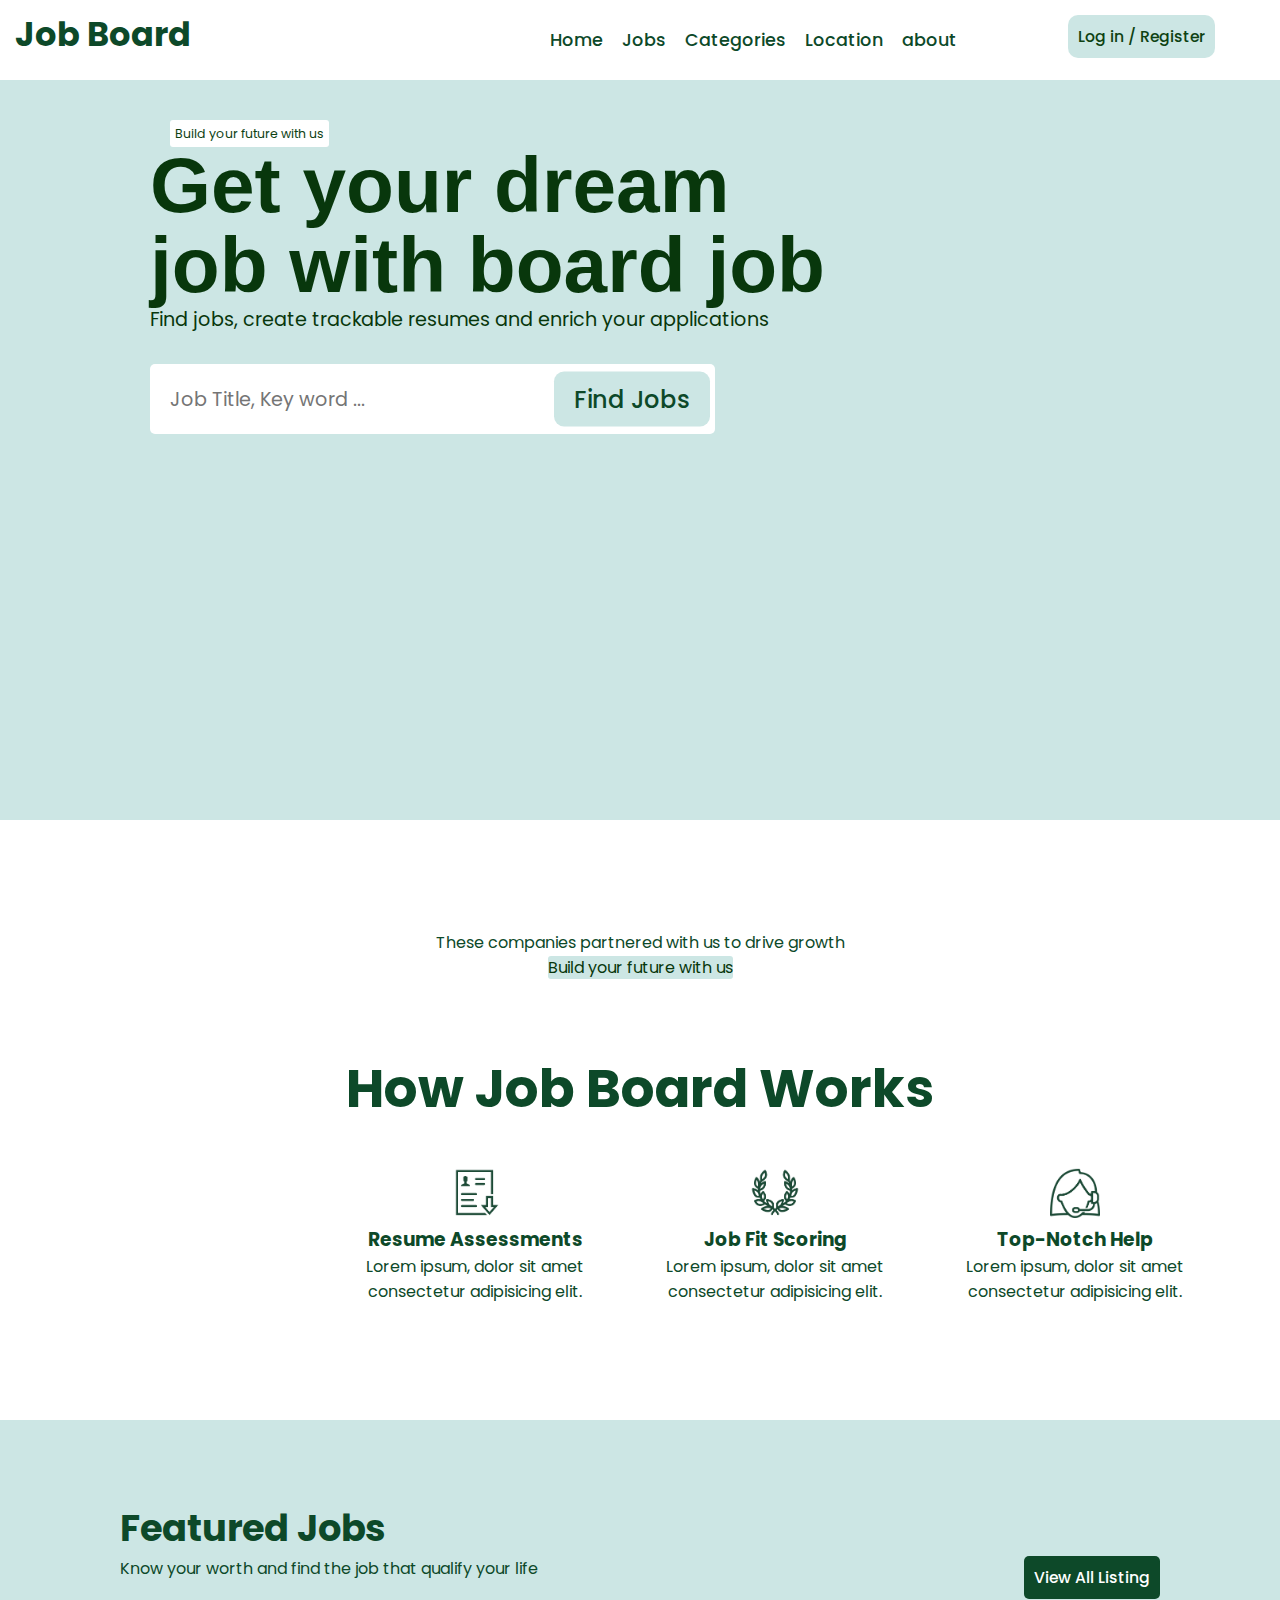
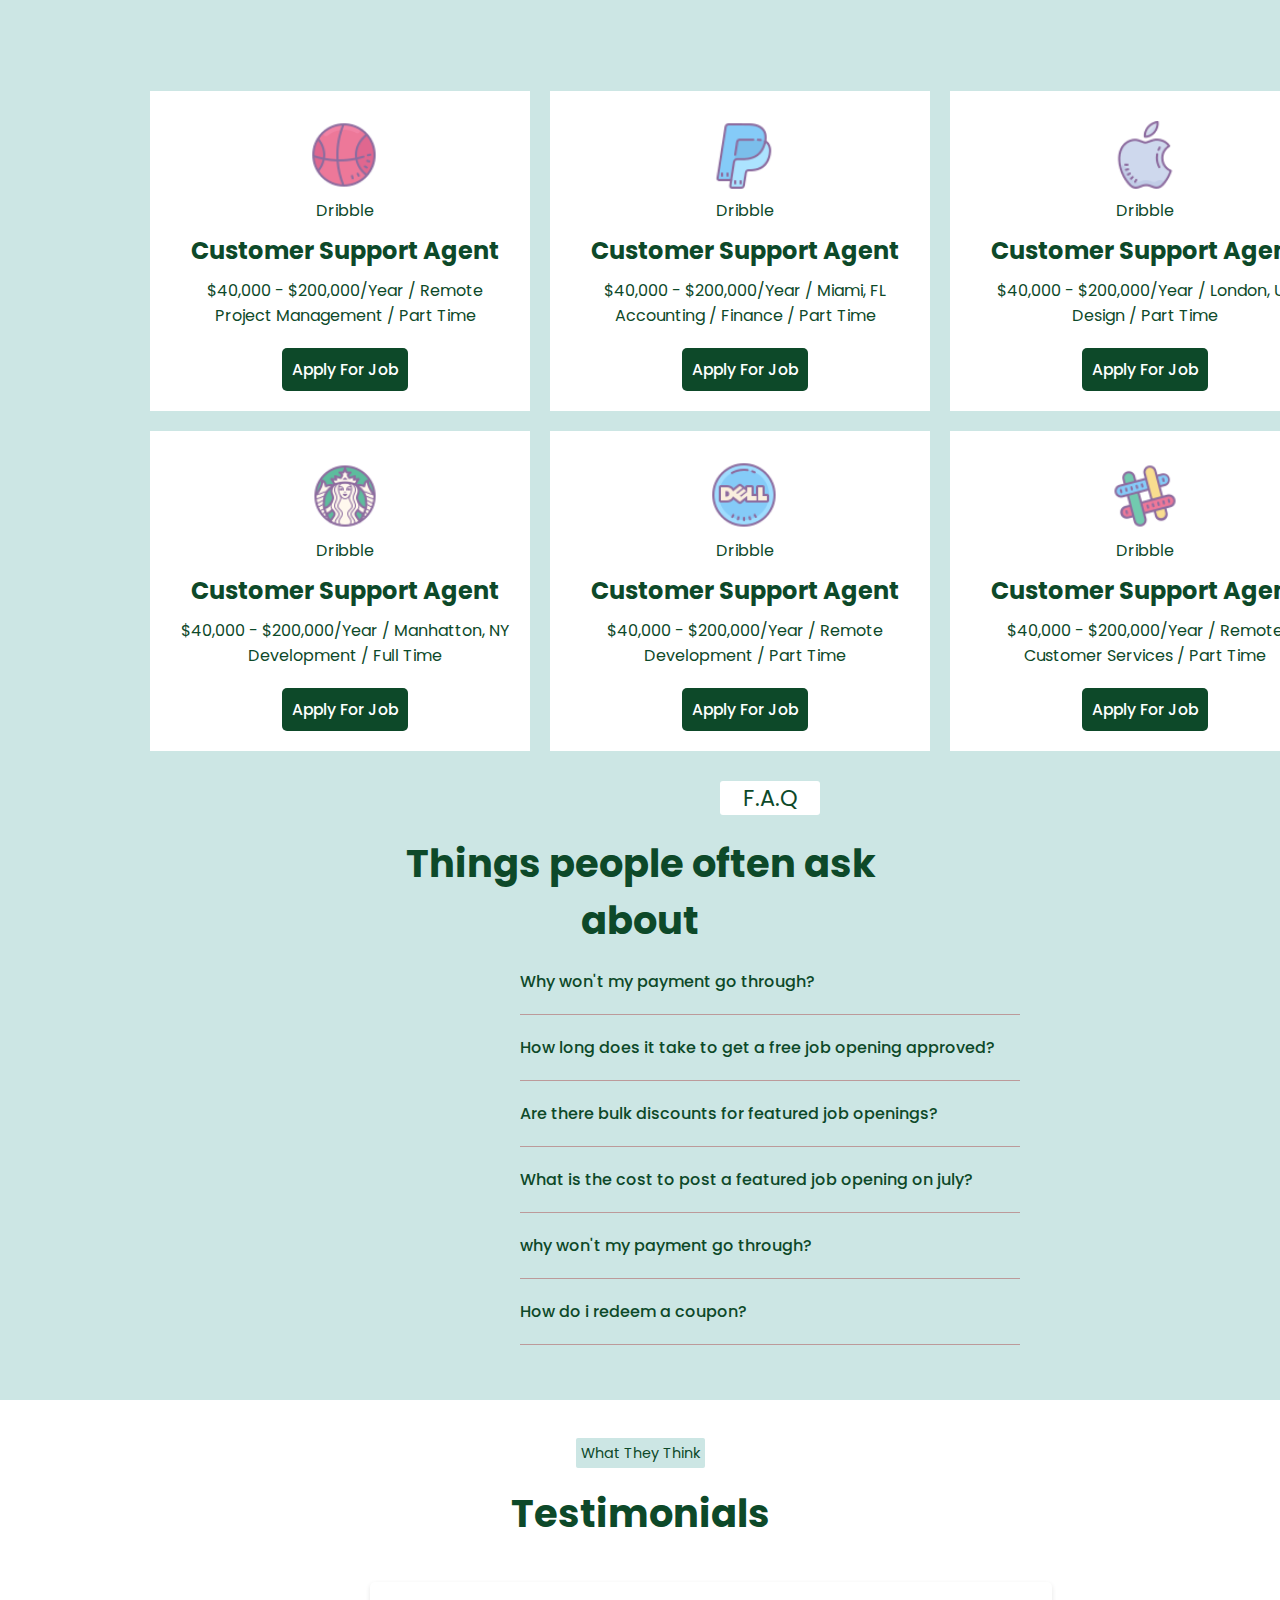
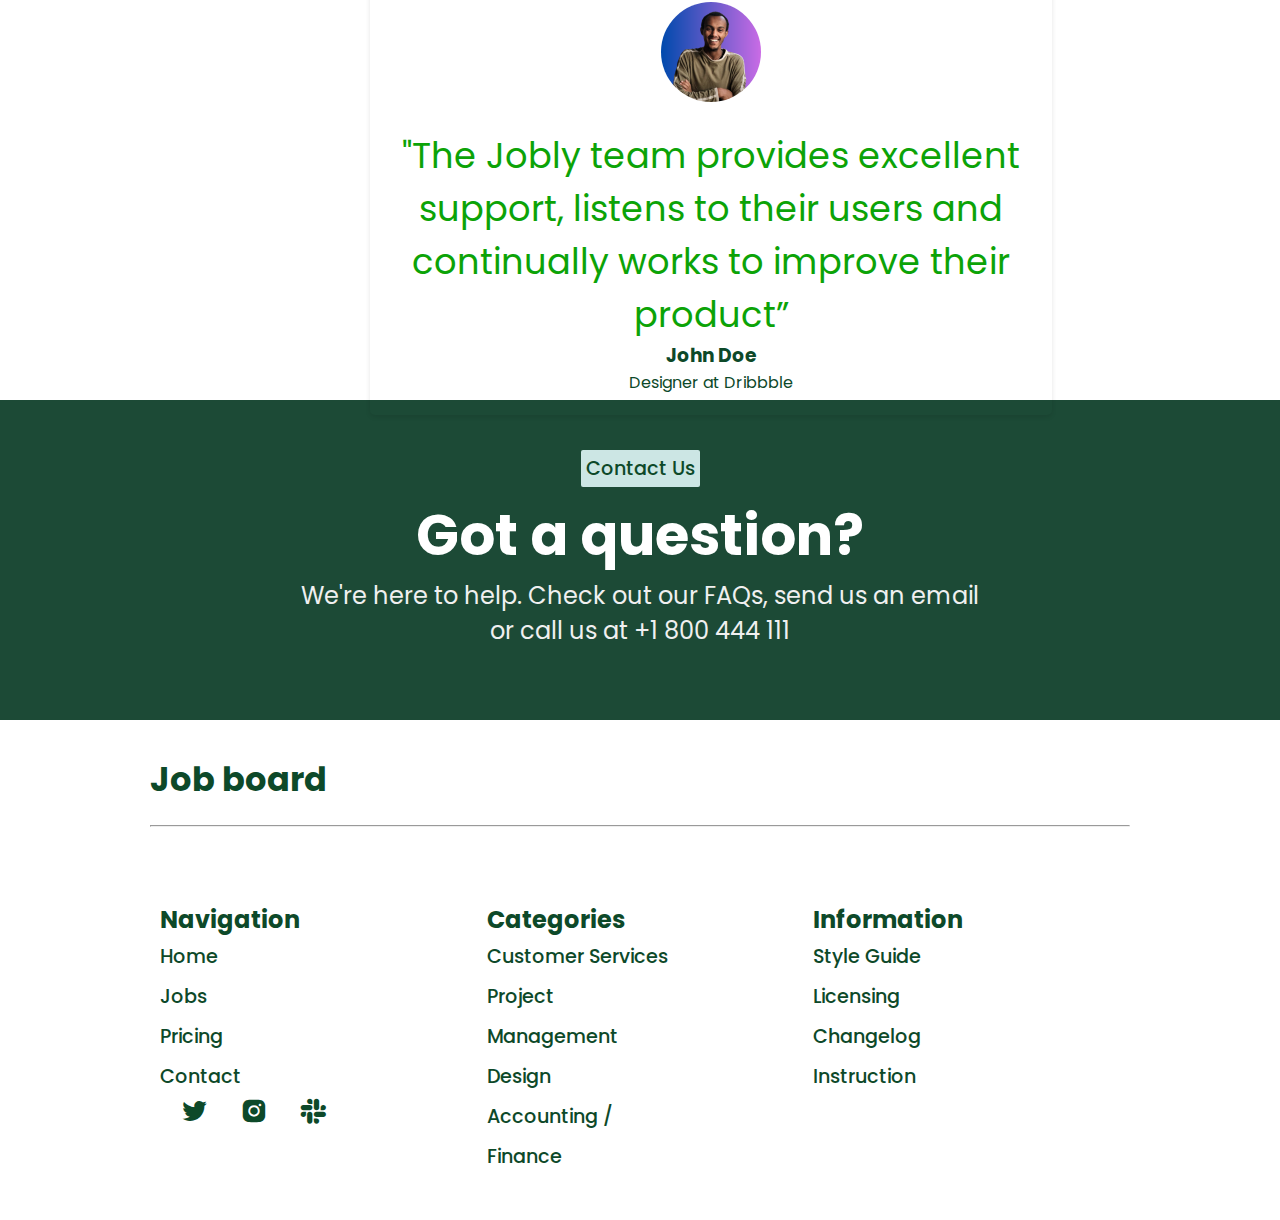
<file: Level Two tasks/Job Board/index.html>
<!DOCTYPE html>
<html lang="en">
<head>
    <meta charset="UTF-8">
    <meta name="viewport" content="width=device-width, initial-scale=1.0">
    <title>Job Board</title>
    <link rel="stylesheet" href="styles/styles.css">
    <link href="https://fonts.googleapis.com/css2?family=Poppins:ital,wght@0,100;0,200;0,300;0,400;0,500;0,600;0,700;0,800;0,900;1,100;1,200;1,300;1,400;1,500;1,600;1,700;1,800;1,900&display=swap" rel="stylesheet">
    <link rel="stylesheet"href="https://unpkg.com/boxicons@latest/css/boxicons.min.css">
    <link rel="shortcut icon" href="images/job.png" type="image/x-icon">
    <link rel="stylesheet" href="https://cdnjs.cloudflare.com/ajax/libs/font-awesome/6.5.2/css/all.min.css">
</head>
<body class="body">
    <div class="navbar">
        <nav>
            <h2 class="title">Job Board</h2>
            <ul class="nav-links">
                <a href="#home">Home</a>
                <a href="jobs.html">Jobs</a>
                <a href="#">Categories</a>
                <a href="#">Location</a>
                <a href="#about">about</a>
            </ul>
            <div class="btncon">
                <button class="navbtn">Log in / Register</button>
            </div>
        </nav>
    </div>
    <section class="first-container" id="home">
        <div class="inner">
            <p class="future">Build your future with us</p>
            <h2 class="h2text">Get your dream <br>job with board job</h2>
            <p  class="ptext">Find jobs, create trackable resumes and enrich your applications</p>
            <div class="search-container">
                <input class="search" type="search" value="" placeholder="Job Title, Key word ...">
                <button class="sectionbtn">Find Jobs</button>
            </div>
        </div>
    </section>

    <section class="second-container">
        <div class="inner-second">
            <p class="partners">These companies partnered with us to drive growth</p>
            <p class="future2">Build your future with us</p>
        </div>
        <h2 id="job-head">How Job Board Works</h2>
        <div class="card-container">
            <div class="card">
                <img src="images/paste.png" alt="" width="50px">
                <h3>Resume Assessments</h3>
                <p>Lorem ipsum, dolor sit amet consectetur adipisicing elit.</p>
            </div>
            <div class="card">
                <img src="images/img2.png" alt="" width="50px">
                <h3>Job Fit Scoring</h3>
                <p>Lorem ipsum, dolor sit amet consectetur adipisicing elit.</p>
            </div>
            <div class="card">
                <img src="images/img3.png" alt="" width="50px">
                <h3>Top-Notch Help</h3>
                <p>Lorem ipsum, dolor sit amet consectetur adipisicing elit.</p>
            </div>
        </div>
    </section>

    <section class="third-container" id="jobs">
        <div class="feature-container">
            <h2 id="feature-head">Featured Jobs</h2>
            <p>Know your worth and find the job that qualify your life</p>
            <button id="listing-btn">View All Listing</button>
            <div class="card-container2">
                <div class="card2">
                    <img src="images/basketball.png" alt="" width="70px"><br>
                    <p>Dribble</p>
                    <h3 class="card2-heading">Customer Support Agent</h3>
                    <p>$40,000 - $200,000/Year / Remote <br> Project Management / Part Time</p>
                    <button class="apply-btn">Apply For Job</button>
                </div>
                <div class="card2">
                    <img src="images/paypal.png" alt="" width="70px"><br>
                    <p>Dribble</p>
                    <h3 class="card2-heading">Customer Support Agent</h3>
                    <p>$40,000 - $200,000/Year / Miami, FL <br> Accounting / Finance / Part Time</p>
                    <button class="apply-btn">Apply For Job</button>
                </div>
                <div class="card2">
                    <img src="images/apple.png" alt="" width="70px"><br>
                    <p>Dribble</p>
                    <h3 class="card2-heading">Customer Support Agent</h3>
                    <p>$40,000 - $200,000/Year / London, Uk <br> Design / Part Time</p><br>
                    <button class="apply-btn">Apply For Job</button>
                </div>
                <div class="card2">
                    <img src="images/starbucks.png" alt="" width="70px"><br>
                    <p>Dribble</p>
                    <h3 class="card2-heading">Customer Support Agent</h3>
                    <p>$40,000 - $200,000/Year / Manhatton, NY <br> Development / Full Time</p><br>
                    <button class="apply-btn">Apply For Job</button>
                </div>
                <div class="card2">
                    <img src="images/dell.png" alt="" width="70px"><br>
                    <p>Dribble</p>
                    <h3 class="card2-heading">Customer Support Agent</h3>
                    <p>$40,000 - $200,000/Year / Remote <br> Development / Part Time</p><br>
                    <button class="apply-btn">Apply For Job</button>
                </div>
                <div class="card2">
                    <img src="images/slack.png" alt="" width="70px"><br>
                    <p>Dribble</p>
                    <h3 class="card2-heading">Customer Support Agent</h3>
                    <p>$40,000 - $200,000/Year / Remote <br> Customer Services / Part Time</p><br>
                    <button class="apply-btn">Apply For Job</button>
                </div>
            </div>

            <div class="faq-container">
                <p class="faqp">F.A.Q</p>
                <h2 class="faq">Things people often ask <br> about</h2>
                <div class="inner-faq">
                    <p class="questions">Why won't my payment go through?</p>
                    <hr class="hr1">
                    <p class="questions">How long does it take to get a free job opening approved?</p>
                    <hr class="hr1">
                    <p class="questions">Are there bulk discounts for featured job openings?</p>
                    <hr class="hr1">
                    <p class="questions">What is the cost to post a featured job opening on july?</p>
                    <hr class="hr1">
                    <p class="questions">why won't my payment go through?</p>
                    <hr class="hr1">
                    <p class="questions">How do i redeem a coupon?</p>
                    <hr class="hr1">
                </div>
            </div>
        </div>
    </section>

    <section class="fourth-container">
            <p class="testimonalp">What They Think</p>
            <h2 class="testimonal-head">Testimonials</h2>
            <div class="scroll-container">
                <div class="testimonal-container">
                    <img src="images/me.png" class="testimonal-img" alt="" width="100px">
                    <h2 class="testimonal-text">"The Jobly team provides excellent support, listens to their users and continually works to improve their product”</h2>
                    <h3>John Doe</h3>
                    <p>Designer at Dribbble</p>
                </div>
                <div class="testimonal-container">
                    <img src="images/me.png" class="testimonal-img" alt="" width="100px">
                    <h2 class="testimonal-text">"The Jobly team provides excellent support, listens to their users and continually works to improve their product”</h2>
                    <h3>John Doe</h3>
                    <p>Designer at Dribbble</p>
                </div>
                <div class="testimonal-container">
                    <img src="images/me.png" class="testimonal-img" alt="" width="100px">
                    <h2 class="testimonal-text">"The Jobly team provides excellent support, listens to their users and continually works to improve their product”</h2>
                    <h3>John Doe</h3>
                    <p>Designer at Dribbble</p>
                </div>
            </div>
    </section>
    <section class="fifth-container">
        <p class="contact">Contact Us</p>
        <h1 class="contact-header">Got a question?</h1>
        <p class="contact-info">We're here to help. Check out our FAQs, send us an email <br> or call us at +1 800 444 111</p>
    </section>
    <footer class="sixth-container" id="about">
        <h2 class="title">Job board</h2>  
        <hr class="hr2">  
        <div class="flex-container">
            <div class="list-container">
                <ul>
                    <h2>Navigation</h2>
                    <li class="list">Home</li>
                    <li class="list">Jobs</li>
                    <li class="list">Pricing</li>
                    <li class="list">Contact</li>
                    <a href="#"><i class='bx bxl-twitter'></i></a>
                    <a href="#"><i class='bx bxl-instagram-alt' ></i></a>
                    <a href="#"><i class='bx bxl-slack' ></i></a>
                </ul>
            </div>
            <div class="list-container">
                <ul>
                    <h2>Categories</h2>
                    <li class="list">Customer Services</li>
                    <li class="list">Project Management</li>
                    <li class="list">Design</li>
                    <li class="list">Accounting / Finance</li>
                </ul>
            </div>
            <div class="list-container">
                <ul>
                    <h2>Information</h2>
                    <li class="list">Style Guide</li>
                    <li class="list">Licensing</li>
                    <li class="list">Changelog</li>
                    <li class="list">Instruction</li>
                </ul>
            </div>
        </div>    
    </footer>
    <script src="script.js"></script>
</body>
</html>
</file>
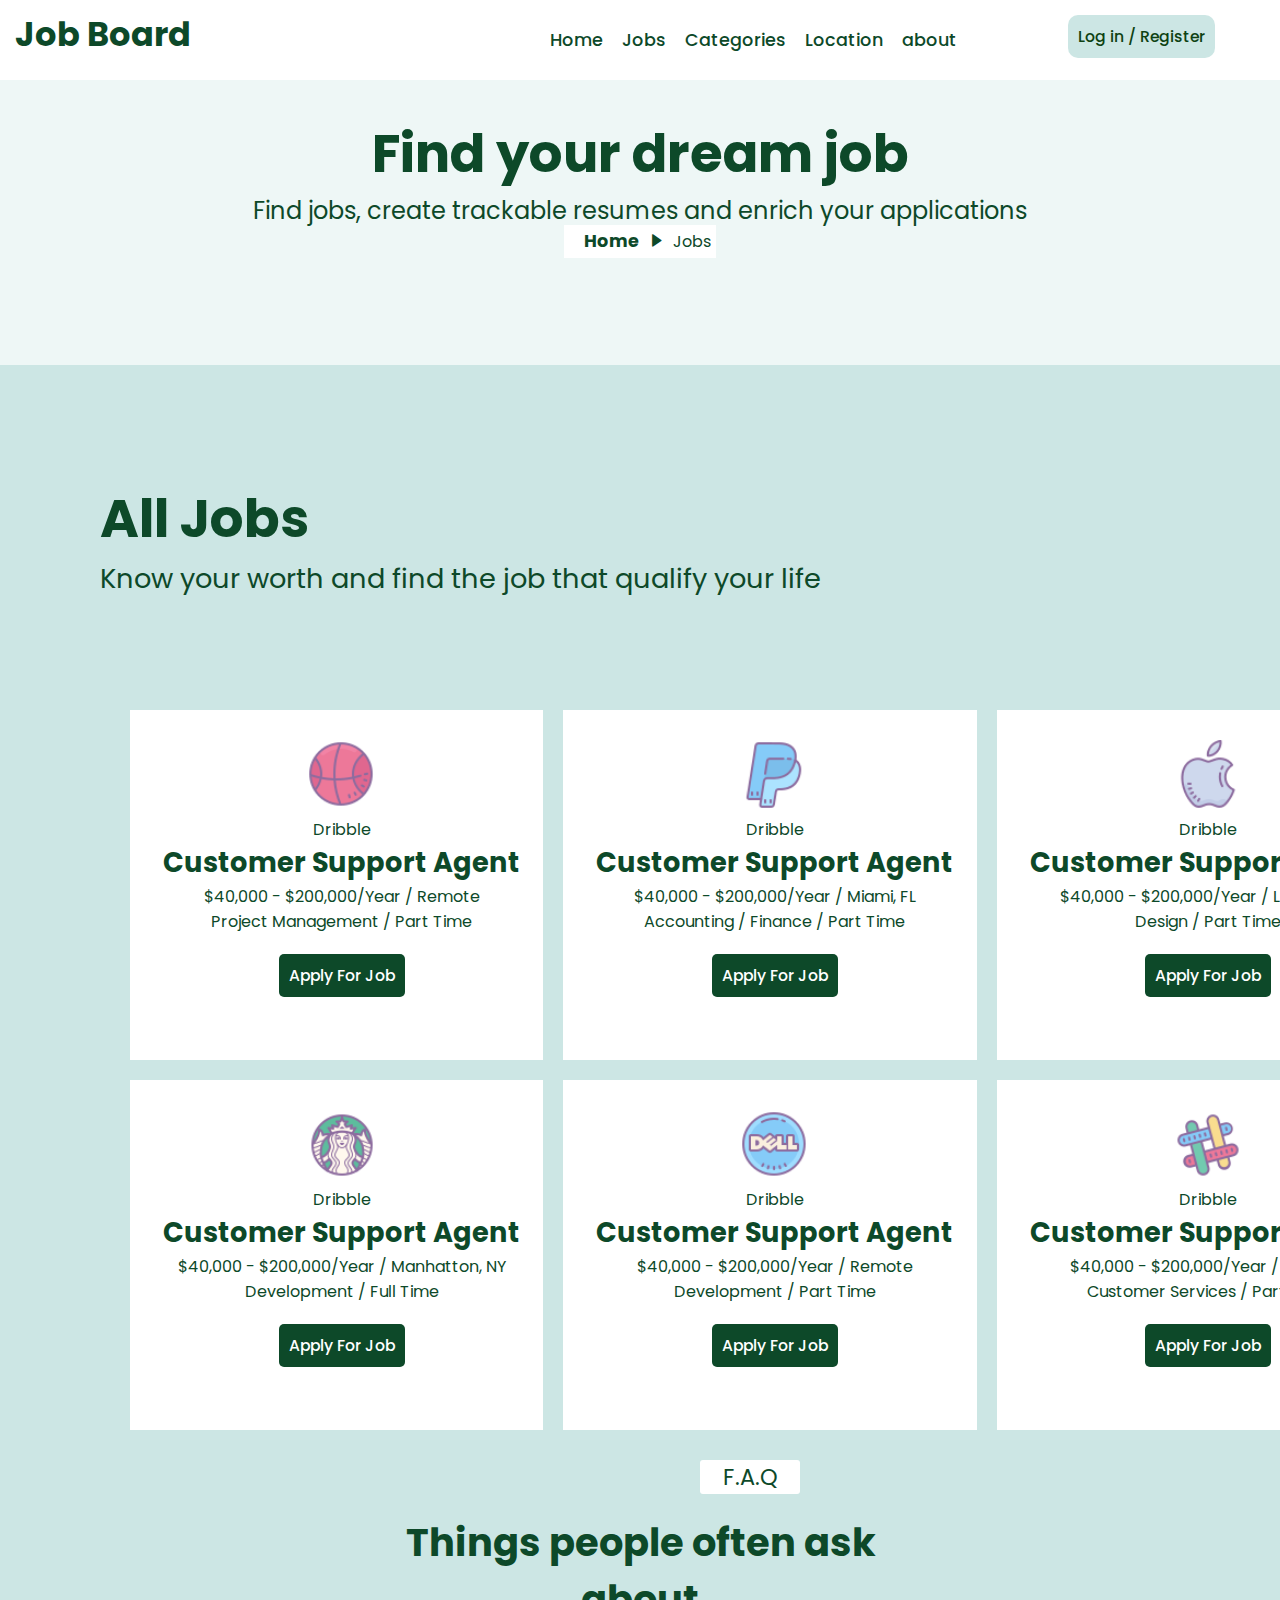
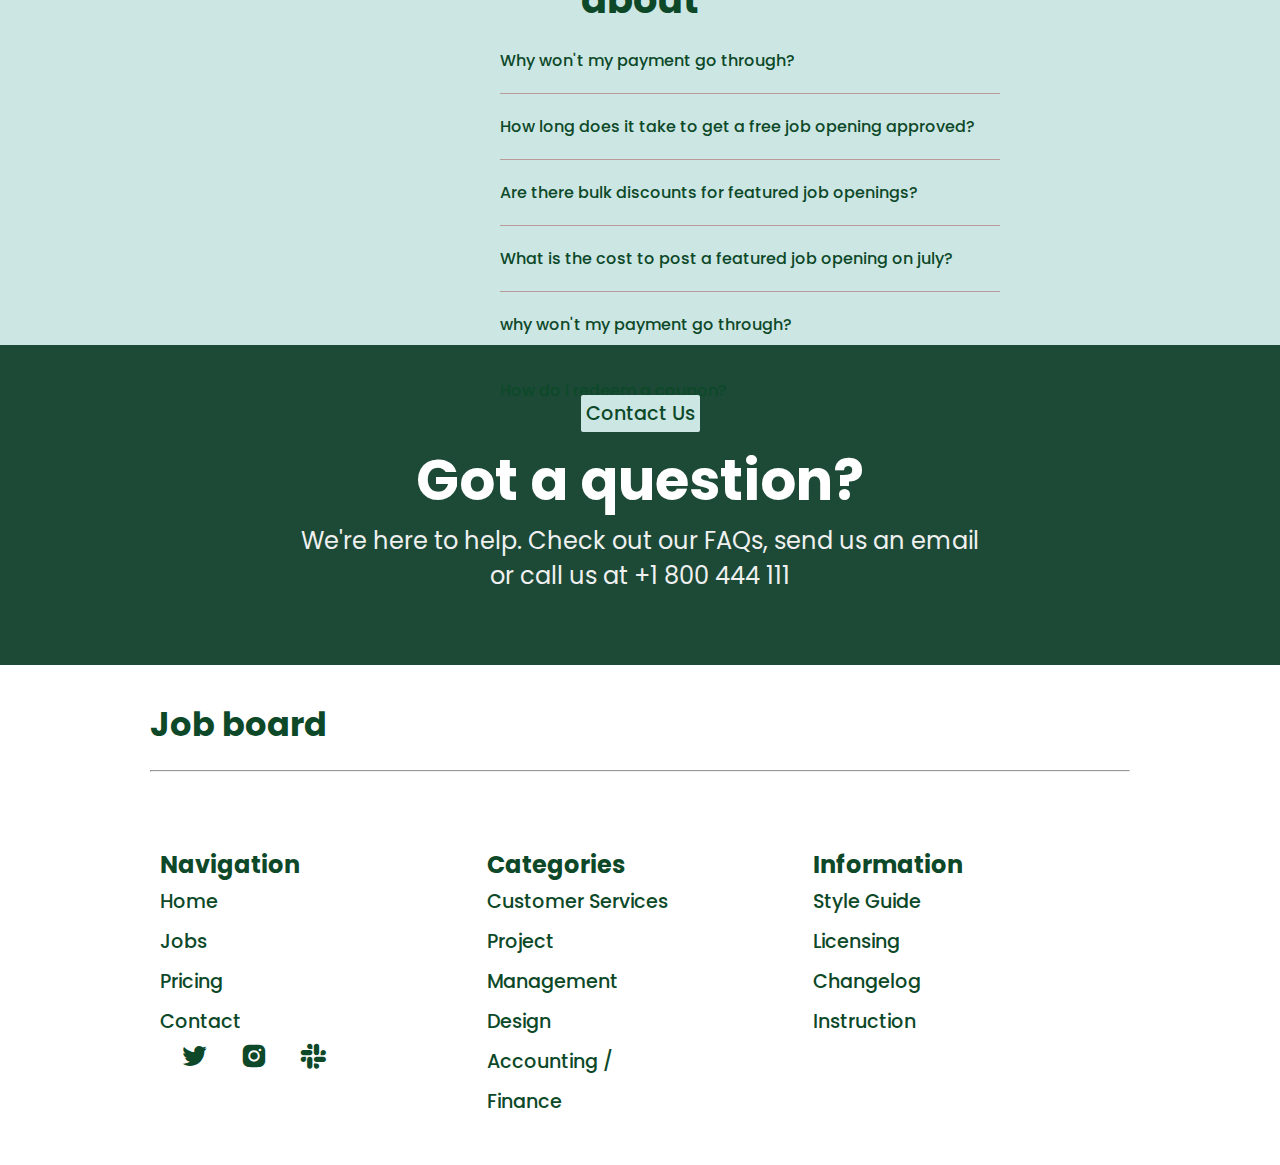
<file: Level Two tasks/Job Board/jobs.html>
<!DOCTYPE html>
<html lang="en">
<head>
    <meta charset="UTF-8">
    <meta name="viewport" content="width=device-width, initial-scale=1.0">
    <title>Job Board</title>
    <link rel="stylesheet" href="styles/styles.css">
    <link href="https://fonts.googleapis.com/css2?family=Poppins:ital,wght@0,100;0,200;0,300;0,400;0,500;0,600;0,700;0,800;0,900;1,100;1,200;1,300;1,400;1,500;1,600;1,700;1,800;1,900&display=swap" rel="stylesheet">
    <link rel="stylesheet"href="https://unpkg.com/boxicons@latest/css/boxicons.min.css">
    <link rel="shortcut icon" href="images/job.png" type="image/x-icon">
    <link rel="stylesheet" href="https://cdnjs.cloudflare.com/ajax/libs/font-awesome/6.5.2/css/all.min.css">
</head>
<body>
    <div class="navbar">
        <nav>
            <h2 class="title">Job Board</h2>
            <ul class="nav-links">
                <a href="index.html">Home</a>
                <a href="jobs.html">Jobs</a>
                <a href="#">Categories</a>
                <a href="#">Location</a>
                <a href="#about">about</a>
            </ul>
            <div class="btncon">
                <button class="navbtn">Log in / Register</button>
            </div>
        </nav>
    </div>
    <section class="message">
        <h1 class="all-jobs">Find your dream job</h1>
        <p class="jobs-p-1">Find jobs, create trackable resumes and enrich your applications</p>
        <br><p class="navigate-p"><a href="index.html"><b>Home</b></a> <i class='bx bxs-right-arrow right-arrow'></i> Jobs</p>
    </section>

    <section class="third-container" id="jobs">
        <div class="feature-container-job">
            <h1 id="all-jobs">All Jobs</h1>
            <p class="jobs-p">Know your worth and find the job that qualify your life</p>
            <div class="card-container2-job">
                <div class="card2-job">
                    <img src="images/basketball.png" alt="" width="70px"><br>
                    <p>Dribble</p>
                    <h3 class="card2-heading-job">Customer Support Agent</h3>
                    <p>$40,000 - $200,000/Year / Remote <br> Project Management / Part Time</p>
                    <button class="apply-btn">Apply For Job</button>
                </div>
                <div class="card2-job">
                    <img src="images/paypal.png" alt="" width="70px"><br>
                    <p>Dribble</p>
                    <h3 class="card2-heading-job">Customer Support Agent</h3>
                    <p>$40,000 - $200,000/Year / Miami, FL <br> Accounting / Finance / Part Time</p>
                    <button class="apply-btn">Apply For Job</button>
                </div>
                <div class="card2-job">
                    <img src="images/apple.png" alt="" width="70px"><br>
                    <p>Dribble</p>
                    <h3 class="card2-heading-job">Customer Support Agent</h3>
                    <p>$40,000 - $200,000/Year / London, Uk <br> Design / Part Time</p><br>
                    <button class="apply-btn">Apply For Job</button>
                </div>
                <div class="card2-job">
                    <img src="images/starbucks.png" alt="" width="70px"><br>
                    <p>Dribble</p>
                    <h3 class="card2-heading-job">Customer Support Agent</h3>
                    <p>$40,000 - $200,000/Year / Manhatton, NY <br> Development / Full Time</p><br>
                    <button class="apply-btn">Apply For Job</button>
                </div>
                <div class="card2-job">
                    <img src="images/dell.png" alt="" width="70px"><br>
                    <p>Dribble</p>
                    <h3 class="card2-heading-job">Customer Support Agent</h3>
                    <p>$40,000 - $200,000/Year / Remote <br> Development / Part Time</p><br>
                    <button class="apply-btn">Apply For Job</button>
                </div>
                <div class="card2-job">
                    <img src="images/slack.png" alt="" width="70px"><br>
                    <p>Dribble</p>
                    <h3 class="card2-heading-job">Customer Support Agent</h3>
                    <p>$40,000 - $200,000/Year / Remote <br> Customer Services / Part Time</p><br>
                    <button class="apply-btn">Apply For Job</button>
                </div>
            </div>

            <div class="faq-container">
                <p class="faqp">F.A.Q</p>
                <h2 class="faq">Things people often ask <br> about</h2>
                <div class="inner-faq">
                    <p class="questions">Why won't my payment go through?</p>
                    <hr class="hr1">
                    <p class="questions">How long does it take to get a free job opening approved?</p>
                    <hr class="hr1">
                    <p class="questions">Are there bulk discounts for featured job openings?</p>
                    <hr class="hr1">
                    <p class="questions">What is the cost to post a featured job opening on july?</p>
                    <hr class="hr1">
                    <p class="questions">why won't my payment go through?</p>
                    <hr class="hr1">
                    <p class="questions">How do i redeem a coupon?</p>
                    <hr class="hr1">
                </div>
            </div>
        </div>
    </section>
    <section class="fifth-container">
        <p class="contact">Contact Us</p>
        <h1 class="contact-header">Got a question?</h1>
        <p class="contact-info">We're here to help. Check out our FAQs, send us an email <br> or call us at +1 800 444 111</p>
    </section>
    <footer class="sixth-container" id="about">
        <h2 class="title">Job board</h2>  
        <hr class="hr2">  
        <div class="flex-container">
            <div class="list-container">
                <ul>
                    <h2>Navigation</h2>
                    <li class="list">Home</li>
                    <li class="list">Jobs</li>
                    <li class="list">Pricing</li>
                    <li class="list">Contact</li>
                    <a href="#"><i class='bx bxl-twitter'></i></a>
                    <a href="#"><i class='bx bxl-instagram-alt' ></i></a>
                    <a href="#"><i class='bx bxl-slack' ></i></a>
                </ul>
            </div>
            <div class="list-container">
                <ul>
                    <h2>Categories</h2>
                    <li class="list">Customer Services</li>
                    <li class="list">Project Management</li>
                    <li class="list">Design</li>
                    <li class="list">Accounting / Finance</li>
                </ul>
            </div>
            <div class="list-container">
                <ul>
                    <h2>Information</h2>
                    <li class="list">Style Guide</li>
                    <li class="list">Licensing</li>
                    <li class="list">Changelog</li>
                    <li class="list">Instruction</li>
                </ul>
            </div>
        </div>    
    </footer>
</body>
</html>
</file>
<file: Level Two tasks/Job Board/styles/styles.css>
/* some style for he whole page content*/
*{
    margin: 0;
    padding: 0;
    font-family: "Poppins", sans-serif;
    box-sizing: border-box;
}
body{
    background-color: #CCE6E4;
    color: #0D4929;
}

/* Nav bar styles */
.navbar{
    background-color: #fff;
    width: 100%;
    padding: 10px 15px;
    padding-bottom: 20px;
    position: fixed;
    top: 0;
    z-index: 1000;
}
.title, ul, p, .btncon{
    display: inline;
}
.title{
    font-size: 2.1em;
    margin-right: 240px;
    color: #0D4929;
}
ul{
    margin: 0 90px;
    margin-left: 100px;
}
a{
    text-decoration: none;
    color: #0D4929;
    font-size: 1.1em;
    font-weight: 500;
    margin-left: 15px;
}
.navbtn{
    float: right;
    margin-right:50px;
    margin-top: 5px;
    width: auto;
    background-color: #CCE6E4;
    color: #0E4213;
    border-radius: 10px;
    border: none;
    padding: 10px;
    font-size: .98em;
    font-weight: 500;
    font-family: "Poppins";
}
.navbtn:hover{
    cursor: pointer;
    background-color: #08370C;
    color: #fff;
}

/* first container styles */
.first-container{
    color: #08370C;
    height: 700px;
}
.inner{
    margin-top: 120px;
    margin-left: 150px;
}
.future{
    font-size: 0.78em;
    margin-left: 20px;
    background-color: #fff;
    color: #0E4213;
    padding: 5px;
    border-radius: 3px;
}
.h2text{
    font-size: 4.9em;
    font-family:'Gill Sans', 'Gill Sans MT', Calibri, 'Trebuchet MS', sans-serif;
    line-height: 80px;
}
.ptext{
    font-size: 1.2em;
}
.search-container {
    position: relative;
    display: flex;
    width: 50%;
    margin-top: 30px;
}
.search {
    flex: 1;
    height: 70px;
    border-radius: 5px;
    border: none;
    font-size: 1.2em;
    transition: background-color 0.3s ease;
    padding: 10px 20px;
}
.search:focus{
    outline: #2b6546;
    border-color: #4CAF50;
}
.sectionbtn {
    position: absolute;
    right: 5px;
    top: 50%;
    transform: translateY(-50%);
    background-color: #CCE6E4;
    color: #0D4929;
    border-radius: 10px;
    border: none;
    padding: 10px 20px;
    font-size: 1.5em;
    font-weight: 500;
    font-family: "Poppins";
    cursor: pointer;
}
.sectionbtn:hover {
    background-color: #08370C;
    color: #fff;
}

/* second container styles */
.second-container{
    background-color: #fff;
    height: 600px;
    text-align: center;
}
.partners{
    color: #0D4929;
    font-size: 1em;
    display: block;
    padding-top: 110px;
}
.future2{
    background-color: #CCE6E4;
    color: #08370C;
    border-radius: 3px;
    height: 20px;
}
#job-head{
    font-size: 3.3em;
    color: #0D4929;
    margin-top: 70px;
    margin-bottom: 30px;
}
.card-container{
    display: flex;
    width: 900px;
    justify-content: space-between;
    margin-left: 300px;
    align-items: center;
}
.card{
    flex: 1;
    margin-top: 10px;
    padding-left: 60px;
    padding-right: 10px;
    width: 100px;
    height: 100px;
}

/* third container styles */
.third-container{
    background-color: #CCE6E4 ;
    height: 1500px;
    /* text-align: center; */
}
#feature-head{
    font-size: 2.3em;
    color: #0D4929;
}
.feature-container{
    margin: 80px 120px;
}
#listing-btn{
    float: right;
    width: auto;
    background-color: #0D4929;
    color: #fff;
    border-radius: 5px;
    border: none;
    padding: 10px;
    font-size: .98em;
    font-weight: 500;
    font-family: "Poppins";
}
#listing-btn:hover{
    background-color: #2d7034;
    cursor: pointer;
}
.card-container2{
    display: flex;
    flex-wrap: wrap;
    width: 1200px;
    justify-content: center;
    gap: 20px;
    margin-left: 20px;
    margin-right: 100px;
    margin-top: 100px;
    align-items: center;
    text-align: center;
    padding: 10px;
}
.card2{
    flex: 1 1 calc(33.33% - 20px);
    box-sizing: border-box;
    flex-direction: row;
    background-color: #fff;
    padding: 30px 10px 20px 20px;
    width: 300px;
    height: 320px;
    justify-content: space-between;
    transition: transform 0.3s ease, box-shadow 0.3s ease, background-color 0.3s ease;
}
.card2:hover{
    animation: backwards;
    cursor: pointer;
    transform: translateY(-10px);
    box-shadow: 0 8px 16px rgba(0, 0, 0, 0.2);
}
.card2-heading{
    font-size: 1.5em;
    margin: 10px 0;
}
.apply-btn{
    width: auto;
    background-color: #0D4929;
    color: #fff;
    border-radius: 5px;
    border: none;
    padding: 10px;
    font-size: .98em;
    font-weight: 500;
    font-family: "Poppins";
    margin-top: 20px;
}
.apply-btn:hover{
    background-color: #2b6546;
    color: #fff;
}

/* faq part styles */
.faq-container{
    text-align: left;
    text-align: center;
    justify-content: center;
}
.faq{
    font-size: 2.4em;
}
.faqp{
    font-size: 1.4em;
    display: block;
    background-color: #fff;
    width: 100px;
    margin: 0 600px;
    margin-top: 20px;
    margin-bottom: 20px;
    border-radius: 3px;
    text-align: center;
}
.inner-faq{
    text-align: left;
    margin-left: 400px;
    
}
.questions{
    display: block;
    margin: 20px 0;
    font-size: 1.0em;
    font-weight: 500;
    
}
.hr1{
    width: 500px;
    border: none;
    border-top: 0.91px solid #bc9a9a;
    height: 0.9px;
}

/* Fourth container styles */
.fourth-container{
    background-color: #fff;
    height: 600px;
    text-align: center;
    padding-top: 40px;
}
.testimonalp{
    font-size: 0.90em;
    margin-top: 20px;
    background-color: #CCE6E4;
    padding: 5px;
    border-radius: 2px;
}
.testimonal-head{
    font-size: 2.4em;
    margin: 20px 0;
}
.testimonal-container{
    width: 55%;
    margin-left: 350px;
    padding-top: 10px;
    min-width: 300px;
    margin-right: 20px;
    background: transparent;
    padding: 20px;
    box-shadow: 0 2px 5px rgba(0, 0, 0, 0.1);
    border-radius: 5px;
    flex: 0 0 auto;
    white-space: normal;
}
.testimonal-img{
    border-radius: 50%;
    margin-bottom: 20px;
}
.testimonal-text{
    color: #0ca307;
    font-weight: 400;
    font-size: 2.2em;
}
.scroll-container {
    display: flex;
    overflow-x: auto;
    white-space: nowrap;
    width: 100%;
    padding: 20px;
    box-sizing: border-box;
}

/* Fifth contaner styles */
.fifth-container{
    background-color: #1c4a36;
    height: 320px;
    text-align: center;
    padding-top: 54px;
}
.contact{
    background-color: #CCE6E4;
    font-size: 1.2em;
    font-weight: 500;
    border-radius: 2px;
    padding: 5px;
}

.contact-header{
    color: #fff;
    font-size: 3.5em;
    margin-top: 10px;
}
.contact-info{
    color: #f0f0f0;
    font-size: 1.5em;
}

/* Sixth container styles */
.sixth-container{
    background-color: #fff;
    height: 500px;
    padding: 35px 150px;
}
.hr2{
    height: 1px ;
    margin: 20px 0;
}
.flex-container{
    display: flex;
    justify-content: space-around;
    align-items: flex-start;
}
.list-container{
    flex: 1;
    border-radius: 5px;
    margin: 0 10px;
    margin-top: 30px;
    flex-direction: column;
}
.list{
    max-width: 200px;
    list-style: none;
    font-size: 1.2em;
    line-height: 40px;
    font-weight: 500;
}
.bx{
    font-size: 1.7em;
    margin: 0 5px;
}

/* jobs.html styles */
.message{
    background-color: #eef7f6 ;
    height: 330px;
    padding-top: 45px;
    text-align: center;
    margin-top: 35px;
}
.all-jobs{
    padding-top: 35px;
    font-size: 3.3em;
}
.jobs-p-1{
    font-size: 1.5em;
}

.navigate-p{
    margin-top: 15px;
    padding: 5px;
    background-color: #fff;
}
.right-arrow{
    font-size: 15px;
}
#all-jobs{
    padding-top: 35px;
    font-size: 3.3em;
}
.jobs-p{
    font-size: 1.7em;
}
.feature-container-job{
    margin: 80px 100px;
}
.card-container2-job{
    display: flex;
    flex-wrap: wrap;
    width: 1300px;
    justify-content: center;
    gap: 20px;
    margin-left: 20px;
    margin-right: 10px;
    margin-top: 100px;
    align-items: center;
    text-align: center;
    padding: 10px;
}

.card2-job{
    flex: 1 1 calc(33.33% - 20px);
    box-sizing: border-box;
    flex-direction: row;
    background-color: #fff;
    padding: 30px 10px 20px 20px;
    width: 600px;
    height: 350px;
    justify-content: space-between;
    transition: transform 0.3s ease, box-shadow 0.3s ease, background-color 0.3s ease;
}
.card2-heading-job{
    font-size: 1.7em;
}
</file>
